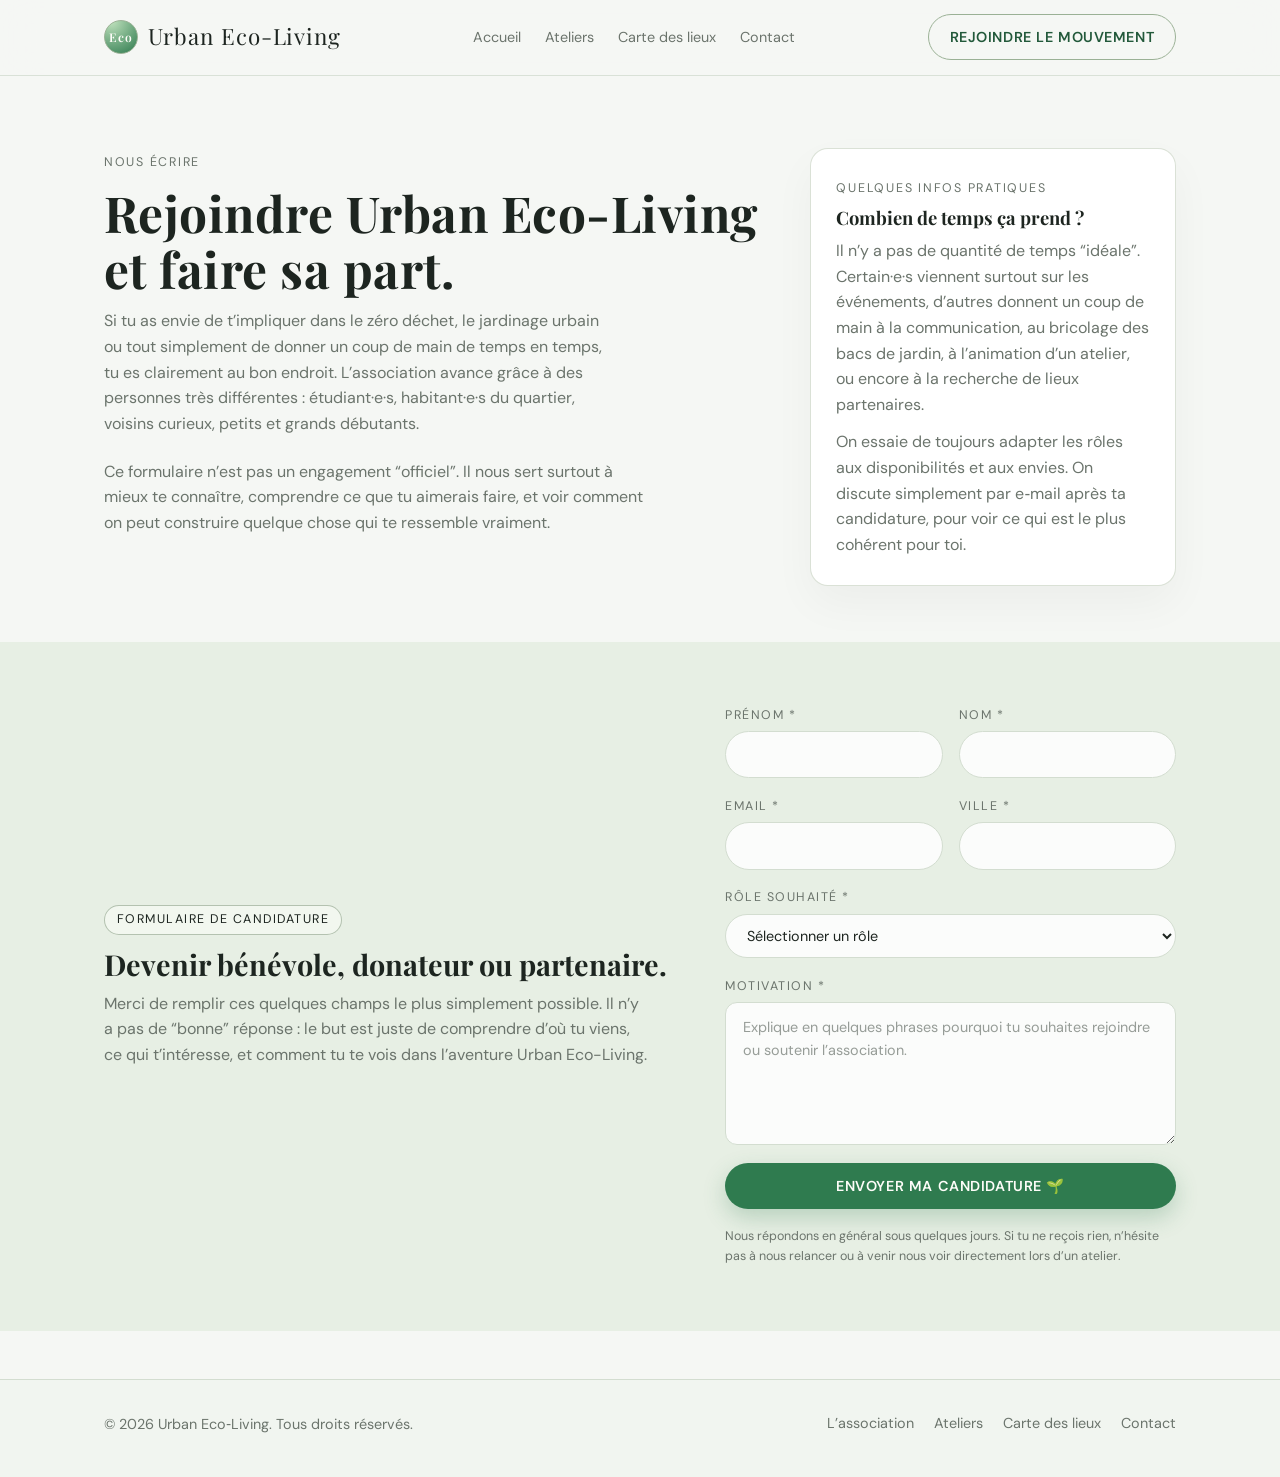
<file: contact.html>
<!DOCTYPE html>
<html lang="fr">

<head>
  <meta charset="UTF-8" />
  <meta name="viewport" content="width=device-width, initial-scale=1.0" />
  <title>Urban Eco-Living | Devenir bénévole ou partenaire</title>
  <meta name="description"
    content="Contactez l'association Urban Eco-Living pour devenir bénévole, donateur ou partenaire sur des projets zéro déchet et d'agriculture urbaine." />
  <link rel="stylesheet" href="style.css" />
</head>

<body>
  <!-- =========================
       Header
       ========================= -->
  <header class="site-header">
    <div class="site-header__inner">
      <a href="index.html" class="site-logo">
        <span class="site-logo__badge">Eco</span>
        <span>Urban Eco‑Living</span>
      </a>

      <nav class="site-nav" aria-label="Navigation principale">
        <a class="site-nav__link" href="index.html">Accueil</a>
        <a class="site-nav__link" href="workshops.html">Ateliers</a>
        <a class="site-nav__link" href="map.html">Carte des lieux</a>
        <a class="site-nav__link" href="contact.html">Contact</a>
      </nav>

      <div class="site-header__actions">
        <a href="#contact" class="btn btn--outline">Rejoindre le mouvement</a>
      </div>
    </div>
  </header>

  <main>
    <!-- =========================
         Intro Contact
         ========================= -->
    <section class="hero">
      <div class="container main-grid">
        <div>
          <p class="hero__eyebrow">Nous écrire</p>
          <h1 class="heading-xl hero__title">
            Rejoindre Urban Eco-Living et faire sa part.
          </h1>
          <p class="hero__subtitle">
            Si tu as envie de t’impliquer dans le zéro déchet, le jardinage urbain ou tout simplement de donner un coup
            de main de temps en temps, tu es clairement au bon endroit. L’association avance grâce à des personnes
            très différentes : étudiant·e·s, habitant·e·s du quartier, voisins curieux, petits et grands débutants.
          </p>
          <p class="text-muted" style="margin-top: 0.8rem; max-width: 34rem;">
            Ce formulaire n’est pas un engagement “officiel”. Il nous sert surtout à mieux te connaître, comprendre ce
            que tu aimerais faire, et voir comment on peut construire quelque chose qui te ressemble vraiment.
          </p>
        </div>

        <aside aria-label="Informations de contact secondaires">
          <article class="card">
            <p class="card__eyebrow">Quelques infos pratiques</p>
            <h2 class="card__title">Combien de temps ça prend ?</h2>
            <p class="text-muted">
              Il n’y a pas de quantité de temps “idéale”. Certain·e·s viennent surtout sur les événements, d’autres
              donnent un coup de main à la communication, au bricolage des bacs de jardin, à l’animation d’un atelier,
              ou encore à la recherche de lieux partenaires.
            </p>
            <p class="text-muted" style="margin-top: 0.75rem;">
              On essaie de toujours adapter les rôles aux disponibilités et aux envies. On discute simplement par
              e‑mail après ta candidature, pour voir ce qui est le plus cohérent pour toi.
            </p>
          </article>
        </aside>
      </div>
    </section>

    <!-- =========================
         Formulaire de bénévolat / partenariat
         ========================= -->
    <section class="section section--alt" id="contact">
      <div class="container feature-grid">
        <div>
          <p class="badge-pill">Formulaire de candidature</p>
          <h2 class="heading-md" style="margin-top: 0.75rem; margin-bottom: 0.5rem;">
            Devenir bénévole, donateur ou partenaire.
          </h2>
          <p class="text-muted" style="max-width: 34rem;">
            Merci de remplir ces quelques champs le plus simplement possible. Il n’y a pas de “bonne” réponse : le but
            est juste de comprendre d’où tu viens, ce qui t’intéresse, et comment tu te vois dans l’aventure Urban
            Eco-Living.
          </p>
        </div>

        <div>
          <form class="form" action="#" method="post">
            <div class="form__row">
              <div class="form__field">
                <label class="form__label" for="prenom">Prénom *</label>
                <input class="form__control" type="text" id="prenom" name="prenom" required />
              </div>
              <div class="form__field">
                <label class="form__label" for="nom">Nom *</label>
                <input class="form__control" type="text" id="nom" name="nom" required />
              </div>
            </div>

            <div class="form__row">
              <div class="form__field">
                <label class="form__label" for="email">Email *</label>
                <input class="form__control" type="email" id="email" name="email" required />
              </div>
              <div class="form__field">
                <label class="form__label" for="ville">Ville *</label>
                <input class="form__control" type="text" id="ville" name="ville" required />
              </div>
            </div>

            <div class="form__field">
              <label class="form__label" for="role">Rôle souhaité *</label>
              <select class="form__control" id="role" name="role" required>
                <option value="">Sélectionner un rôle</option>
                <option value="benevole">Bénévole</option>
                <option value="donateur">Donateur</option>
                <option value="partenaire">Partenaire</option>
              </select>
            </div>

            <div class="form__field">
              <label class="form__label" for="motivation">Motivation *</label>
              <textarea class="form__control" id="motivation" name="motivation" rows="5" required
                placeholder="Explique en quelques phrases pourquoi tu souhaites rejoindre ou soutenir l’association."></textarea>
            </div>

            <button type="submit" class="btn">
              Envoyer ma candidature 🌱
            </button>

            <p class="form__helper">
              Nous répondons en général sous quelques jours. Si tu ne reçois rien, n’hésite pas à nous relancer ou à
              venir nous voir directement lors d’un atelier.
            </p>
          </form>
        </div>
      </div>
    </section>
  </main>

  <!-- =========================
       Footer
       ========================= -->
  <footer class="site-footer">
    <div class="site-footer__inner">
      <p>&copy; <span id="year"></span> Urban Eco‑Living. Tous droits réservés.</p>
      <div class="site-footer__links">
        <a href="index.html#highlights" class="site-footer__link">L’association</a>
        <a href="workshops.html" class="site-footer__link">Ateliers</a>
        <a href="map.html" class="site-footer__link">Carte des lieux</a>
        <a href="contact.html" class="site-footer__link">Contact</a>
      </div>
    </div>
  </footer>

  <script>
    document.getElementById('year').textContent = new Date().getFullYear();
  </script>
</body>

</html>
</file>
<file: style.css>
/* =========================================================
   Urban Eco-Living – Global Styles
   File: style.css
   ========================================================= */

/* =========================
   Google Fonts
   ========================= */
   @import url('https://fonts.googleapis.com/css2?family=DM+Sans:wght@300;400;500;600;700&family=Playfair+Display:wght@500;600;700&display=swap');

   /* =========================
      CSS Variables
      ========================= */
   :root {
     /* Colors */
     --color-bg: #f5f7f4;
     --color-bg-alt: #e7efe4;
     --color-surface: #ffffff;
     --color-surface-muted: #f0f3ef;
     --color-primary: #2f7b4f;
     --color-primary-soft: rgba(47, 123, 79, 0.12);
     --color-primary-dark: #22593a;
     --color-accent: #d4a373;
     --color-text-main: #1d2520;
     --color-text-muted: #6b746c;
     --color-border-subtle: #d3ddd0;
     --color-border-strong: #9ab195;
     --color-error: #b3261e;
   
     /* Typography */
     --font-heading: 'Playfair Display', serif;
     --font-body: 'DM Sans', system-ui, -apple-system, BlinkMacSystemFont, sans-serif;
   
     --text-xs: 0.78rem;
     --text-sm: 0.9rem;
     --text-base: 1rem;
     --text-lg: 1.15rem;
     --text-xl: 1.4rem;
     --text-2xl: 1.8rem;
     --text-3xl: 2.3rem;
   
     /* Layout */
     --container-max-width: 1120px;
     --gutter: 1.5rem;
     --radius-sm: 6px;
     --radius-md: 12px;
     --radius-lg: 18px;
     --shadow-soft: 0 18px 45px rgba(24, 39, 21, 0.12);
   
     /* Motion */
     --transition-fast: 150ms ease-out;
     --transition-base: 220ms ease-out;
     --transition-slow: 320ms ease;
   
     /* Z-index */
     --z-header: 20;
     --z-overlay: 30;
   }
   
   /* =========================
      Reset & Base
      ========================= */
   *,
   *::before,
   *::after {
     box-sizing: border-box;
   }
   
   html {
     scroll-behavior: smooth;
   }
   
   body,
   h1,
   h2,
   h3,
   h4,
   h5,
   h6,
   p,
   figure,
   blockquote,
   dl,
   dd {
     margin: 0;
   }
   
   ul[role='list'],
   ol[role='list'] {
     list-style: none;
     padding: 0;
     margin: 0;
   }
   
   body {
     min-height: 100vh;
     font-family: var(--font-body);
     font-size: var(--text-base);
     line-height: 1.6;
     color: var(--color-text-main);
     background-color: var(--color-bg);
     text-rendering: optimizeLegibility;
     -webkit-font-smoothing: antialiased;
   }
   
   img,
   picture,
   video,
   canvas,
   svg {
     display: block;
     max-width: 100%;
   }
   
   input,
   button,
   textarea,
   select {
     font: inherit;
     color: inherit;
   }
   
   button {
     border: none;
     background: none;
     padding: 0;
   }
   
   a {
     color: inherit;
     text-decoration: none;
   }
   
   a:focus-visible,
   button:focus-visible,
   input:focus-visible,
   textarea:focus-visible,
   select:focus-visible {
     outline: 2px solid var(--color-primary);
     outline-offset: 2px;
   }
   
   /* Utility classes */
   .container {
     width: 100%;
     max-width: var(--container-max-width);
     padding-inline: var(--gutter);
     margin-inline: auto;
   }
   
   .section {
     padding: 4rem 0;
   }
   
   .section--alt {
     background: var(--color-bg-alt);
   }
   
   /* =========================
      Layout
      ========================= */
   .main-grid {
     display: grid;
     grid-template-columns: minmax(0, 2fr) minmax(0, 1.1fr);
     gap: 2.5rem;
     align-items: flex-start;
   }
   
   /* Generic grid for cards / content blocks */
   .grid {
     display: grid;
     gap: 1.75rem;
   }
   
   .grid--3 {
     grid-template-columns: repeat(3, minmax(0, 1fr));
   }
   
   .grid--2 {
     grid-template-columns: repeat(2, minmax(0, 1fr));
   }
   
   /* =========================
      Header
      ========================= */
   .site-header {
     position: sticky;
     top: 0;
     z-index: var(--z-header);
     background: rgba(245, 247, 244, 0.9);
     backdrop-filter: blur(18px);
     border-bottom: 1px solid rgba(211, 221, 208, 0.8);
   }
   
   .site-header__inner {
     display: flex;
     align-items: center;
     justify-content: space-between;
     gap: 1.5rem;
     padding: 0.9rem var(--gutter);
     max-width: var(--container-max-width);
     margin-inline: auto;
   }
   
   .site-logo {
     display: inline-flex;
     align-items: center;
     gap: 0.6rem;
     font-family: var(--font-heading);
     font-size: var(--text-xl);
     letter-spacing: 0.04em;
   }
   
   .site-logo__badge {
     width: 34px;
     height: 34px;
     border-radius: 999px;
     border: 1px solid var(--color-border-strong);
     background: radial-gradient(circle at 20% 0, #c0e2bd, #2f7b4f);
     display: inline-flex;
     align-items: center;
     justify-content: center;
     color: #fefdf9;
     font-size: 0.75rem;
     font-weight: 600;
   }
   
   .site-nav {
     display: flex;
     align-items: center;
     gap: 1.5rem;
     font-size: var(--text-sm);
   }
   
   .site-nav__link {
     position: relative;
     padding-block: 0.25rem;
     color: var(--color-text-muted);
     transition: color var(--transition-base);
   }
   
   .site-nav__link::after {
     content: '';
     position: absolute;
     left: 0;
     bottom: 0;
     height: 2px;
     width: 0;
     border-radius: 999px;
     background: linear-gradient(90deg, var(--color-primary), var(--color-accent));
     transition: width var(--transition-base);
   }
   
   .site-nav__link:hover {
     color: var(--color-text-main);
   }
   
   .site-nav__link:hover::after {
     width: 100%;
   }
   
   .site-header__actions {
     display: flex;
     align-items: center;
     gap: 0.75rem;
   }
   
   /* =========================
      Footer
      ========================= */
   .site-footer {
     border-top: 1px solid var(--color-border-subtle);
     background: #f1f5f0;
     padding: 2rem 0 2.5rem;
     margin-top: 3rem;
   }
   
   .site-footer__inner {
     max-width: var(--container-max-width);
     margin-inline: auto;
     padding-inline: var(--gutter);
     display: flex;
     flex-wrap: wrap;
     align-items: center;
     justify-content: space-between;
     gap: 1rem 2rem;
     font-size: var(--text-sm);
     color: var(--color-text-muted);
   }
   
   .site-footer__links {
     display: flex;
     flex-wrap: wrap;
     gap: 1.25rem;
   }
   
   .site-footer__link {
     position: relative;
     padding-bottom: 2px;
     transition: color var(--transition-fast);
   }
   
   .site-footer__link::after {
     content: '';
     position: absolute;
     left: 0;
     bottom: 0;
     width: 0;
     height: 1px;
     background: var(--color-primary);
     transition: width var(--transition-fast);
   }
   
   .site-footer__link:hover {
     color: var(--color-primary-dark);
   }
   
   .site-footer__link:hover::after {
     width: 100%;
   }
   
   /* =========================
      Buttons
      ========================= */
   .btn {
     display: inline-flex;
     align-items: center;
     justify-content: center;
     gap: 0.4rem;
     padding: 0.65rem 1.3rem;
     border-radius: 999px;
     font-size: var(--text-sm);
     font-weight: 600;
     letter-spacing: 0.04em;
     text-transform: uppercase;
     cursor: pointer;
     border: 1px solid transparent;
     background: var(--color-primary);
     color: #fefdf9;
     box-shadow: 0 9px 22px rgba(47, 123, 79, 0.25);
     transition:
       background var(--transition-base),
       color var(--transition-base),
       box-shadow var(--transition-base),
       transform var(--transition-base),
       border-color var(--transition-base);
   }
   
   .btn--outline {
     background: transparent;
     color: var(--color-primary-dark);
     border-color: var(--color-border-strong);
     box-shadow: none;
   }
   
   .btn--ghost {
     background: transparent;
     color: var(--color-text-main);
     border-color: transparent;
     box-shadow: none;
   }
   
   .btn--icon-right svg,
   .btn--icon-left svg {
     width: 1rem;
     height: 1rem;
   }
   
   .btn:hover {
     background: var(--color-primary-dark);
     transform: translateY(-1px);
     box-shadow: 0 14px 32px rgba(32, 78, 52, 0.32);
   }
   
   .btn--outline:hover {
     background: var(--color-primary-soft);
     box-shadow: 0 12px 26px rgba(47, 123, 79, 0.2);
   }
   
   .btn--ghost:hover {
     background: var(--color-surface-muted);
   }
   
   .btn:active {
     transform: translateY(0);
     box-shadow: 0 5px 12px rgba(32, 78, 52, 0.22);
   }
   
   /* =========================
      Cards
      ========================= */
   .card {
     position: relative;
     border-radius: var(--radius-lg);
     background: var(--color-surface);
     border: 1px solid rgba(214, 222, 210, 0.9);
     padding: 1.6rem 1.6rem 1.7rem;
     box-shadow: 0 18px 44px rgba(21, 38, 20, 0.04);
     transition:
       transform var(--transition-base),
       box-shadow var(--transition-base),
       border-color var(--transition-base),
       background var(--transition-base);
   }
   
   .card:hover {
     transform: translateY(-6px);
     box-shadow: var(--shadow-soft);
     border-color: var(--color-border-strong);
     background: linear-gradient(135deg, #ffffff, #f7faf5);
   }
   
   .card--pill {
     border-radius: 999px;
     padding-block: 1.1rem;
   }
   
   .card__eyebrow {
     display: inline-flex;
     align-items: center;
     gap: 0.4rem;
     font-size: var(--text-xs);
     letter-spacing: 0.14em;
     text-transform: uppercase;
     color: var(--color-text-muted);
     margin-bottom: 0.25rem;
   }
   
   .card__title {
     font-family: var(--font-heading);
     font-size: var(--text-lg);
     margin-bottom: 0.35rem;
   }
   
   .card__meta {
     display: flex;
     flex-wrap: wrap;
     gap: 0.5rem 1.25rem;
     font-size: var(--text-xs);
     color: var(--color-text-muted);
   }
   
   .card__tag {
     padding: 0.18rem 0.75rem;
     border-radius: 999px;
     background: var(--color-primary-soft);
     color: var(--color-primary-dark);
     font-size: var(--text-xs);
     font-weight: 600;
   }
   
   /* Eco stats / KPI chips */
   .stat-chip {
     display: inline-flex;
     align-items: center;
     gap: 0.35rem;
     padding: 0.4rem 0.9rem;
     border-radius: 999px;
     background: rgba(47, 123, 79, 0.08);
     color: var(--color-primary-dark);
     font-size: var(--text-xs);
     font-weight: 500;
   }
   
   /* =========================
      Typography Helpers
      ========================= */
   .heading-xl {
     font-family: var(--font-heading);
     font-size: clamp(2.1rem, 4vw, 3.1rem);
     line-height: 1.12;
     letter-spacing: 0.01em;
   }
   
   .heading-md {
     font-family: var(--font-heading);
     font-size: var(--text-2xl);
     line-height: 1.22;
   }
   
   .text-muted {
     color: var(--color-text-muted);
   }
   
   .badge-pill {
     display: inline-flex;
     align-items: center;
     gap: 0.35rem;
     padding: 0.25rem 0.75rem;
     border-radius: 999px;
     border: 1px solid rgba(153, 172, 148, 0.7);
     background: rgba(243, 248, 240, 0.9);
     font-size: var(--text-xs);
     text-transform: uppercase;
     letter-spacing: 0.12em;
   }
   
   /* =========================
      Forms
      ========================= */
   .form {
     display: grid;
     gap: 1.15rem;
   }
   
   .form__row {
     display: grid;
     gap: 1rem;
     grid-template-columns: repeat(2, minmax(0, 1fr));
   }
   
   .form__field {
     display: flex;
     flex-direction: column;
     gap: 0.35rem;
   }
   
   .form__label {
     font-size: var(--text-xs);
     letter-spacing: 0.12em;
     text-transform: uppercase;
     color: var(--color-text-muted);
   }
   
   .form__control {
     border-radius: 999px;
     border: 1px solid var(--color-border-subtle);
     background: rgba(255, 255, 255, 0.85);
     padding: 0.7rem 1.05rem;
     font-size: var(--text-sm);
     transition:
       border-color var(--transition-base),
       box-shadow var(--transition-base),
       background var(--transition-base),
       transform var(--transition-fast);
   }
   
   textarea.form__control {
     border-radius: var(--radius-md);
     min-height: 120px;
     resize: vertical;
     padding-block: 0.8rem;
   }
   
   .form__control::placeholder {
     color: rgba(107, 116, 108, 0.7);
   }
   
   .form__control:focus {
     border-color: var(--color-primary);
     background: #ffffff;
     box-shadow: 0 0 0 1px rgba(47, 123, 79, 0.25),
       0 12px 25px rgba(30, 65, 40, 0.24);
     transform: translateY(-1px);
   }
   
   .form__helper {
     font-size: var(--text-xs);
     color: var(--color-text-muted);
   }
   
   .form__error {
     font-size: var(--text-xs);
     color: var(--color-error);
   }
   
   /* Inline form (e.g., newsletter) */
   .form-inline {
     display: flex;
     flex-wrap: wrap;
     gap: 0.75rem;
     align-items: stretch;
   }
   
   .form-inline .form__control {
     flex: 1 1 220px;
     border-radius: 999px;
   }
   
   .form-inline .btn {
     flex-shrink: 0;
   }
   
   /* =========================
      Hero / Highlight Sections
      ========================= */
   .hero {
     padding: 4.5rem 0 3.5rem;
   }
   
   .hero__eyebrow {
     display: inline-flex;
     align-items: center;
     gap: 0.4rem;
     font-size: var(--text-xs);
     letter-spacing: 0.14em;
     text-transform: uppercase;
     color: var(--color-text-muted);
     margin-bottom: 0.8rem;
   }
   
   .hero__title {
     margin-bottom: 0.75rem;
   }
   
   .hero__subtitle {
     max-width: 32rem;
     color: var(--color-text-muted);
     margin-bottom: 1.4rem;
   }
   
   .hero__actions {
     display: flex;
     flex-wrap: wrap;
     gap: 0.75rem;
     align-items: center;
     margin-bottom: 1.4rem;
   }
   
   .hero__meta {
     display: flex;
     flex-wrap: wrap;
     gap: 0.65rem 1.3rem;
     font-size: var(--text-xs);
     color: var(--color-text-muted);
   }
   
   /* =========================
      Eco Grid Layouts
      ========================= */
   /* For eco tips / projects / neighborhoods etc. */
   .eco-grid {
     display: grid;
     gap: 1.75rem;
     grid-template-columns: repeat(3, minmax(0, 1fr));
   }
   
   /* Split feature layout */
   .feature-grid {
     display: grid;
     grid-template-columns: minmax(0, 1.3fr) minmax(0, 1fr);
     gap: 2.2rem;
     align-items: center;
   }
   
   /* =========================
      Hover Transitions & Micro-interactions
      ========================= */
   .link-pill {
     display: inline-flex;
     align-items: center;
     gap: 0.35rem;
     font-size: var(--text-sm);
     color: var(--color-primary-dark);
     padding: 0.35rem 0.7rem;
     border-radius: 999px;
     background: transparent;
     transition:
       background var(--transition-base),
       transform var(--transition-base),
       color var(--transition-base);
   }
   
   .link-pill svg {
     width: 0.95rem;
     height: 0.95rem;
     transition: transform var(--transition-base);
   }
   
   .link-pill:hover {
     background: rgba(47, 123, 79, 0.09);
     transform: translateY(-1px);
   }
   
   .link-pill:hover svg {
     transform: translateX(2px);
   }
   
   /* Subtle scale-in on hover for images */
   .media-hover {
     overflow: hidden;
     border-radius: var(--radius-lg);
   }
   
   .media-hover img {
     transform: scale(1.02);
     transition: transform var(--transition-slow), filter var(--transition-slow);
     filter: saturate(1.05) contrast(0.98);
   }
   
   .media-hover:hover img {
     transform: scale(1.06);
     filter: saturate(1.15) contrast(1.02);
   }
   
   /* =========================
      Responsive Media Queries
      ========================= */
   
   /* Tablets and below: max-width 768px */
   @media (max-width: 768px) {
     .site-header__inner {
       flex-wrap: wrap;
       row-gap: 0.7rem;
     }
   
     .site-nav {
       flex-wrap: wrap;
       justify-content: flex-start;
       column-gap: 1rem;
       row-gap: 0.4rem;
       font-size: var(--text-xs);
     }
   
     .site-header__actions {
       width: 100%;
       justify-content: flex-start;
     }
   
     .hero {
       padding: 3rem 0 2.7rem;
     }
   
     .hero__subtitle {
       max-width: none;
     }
   
     .hero__actions {
       flex-direction: column;
       align-items: stretch;
     }
   
     .main-grid,
     .feature-grid {
       grid-template-columns: minmax(0, 1fr);
     }
   
     .grid--3,
     .grid--2,
     .eco-grid {
       grid-template-columns: minmax(0, 1fr);
     }
   
     .card {
       padding: 1.25rem 1.2rem 1.35rem;
     }
   
     .form__row {
       grid-template-columns: minmax(0, 1fr);
     }
   
     .form-inline {
       flex-direction: column;
       align-items: stretch;
     }
   
     .section {
       padding: 3rem 0;
     }
   
     .site-footer__inner {
       flex-direction: column;
       align-items: flex-start;
     }
   }
   
   /* Slight refinements for mid-width screens */
   @media (min-width: 769px) and (max-width: 1024px) {
     .grid--3,
     .eco-grid {
       grid-template-columns: repeat(2, minmax(0, 1fr));
     }
   
     .main-grid {
       grid-template-columns: minmax(0, 1.5fr) minmax(0, 1fr);
     }
   }
</file>
